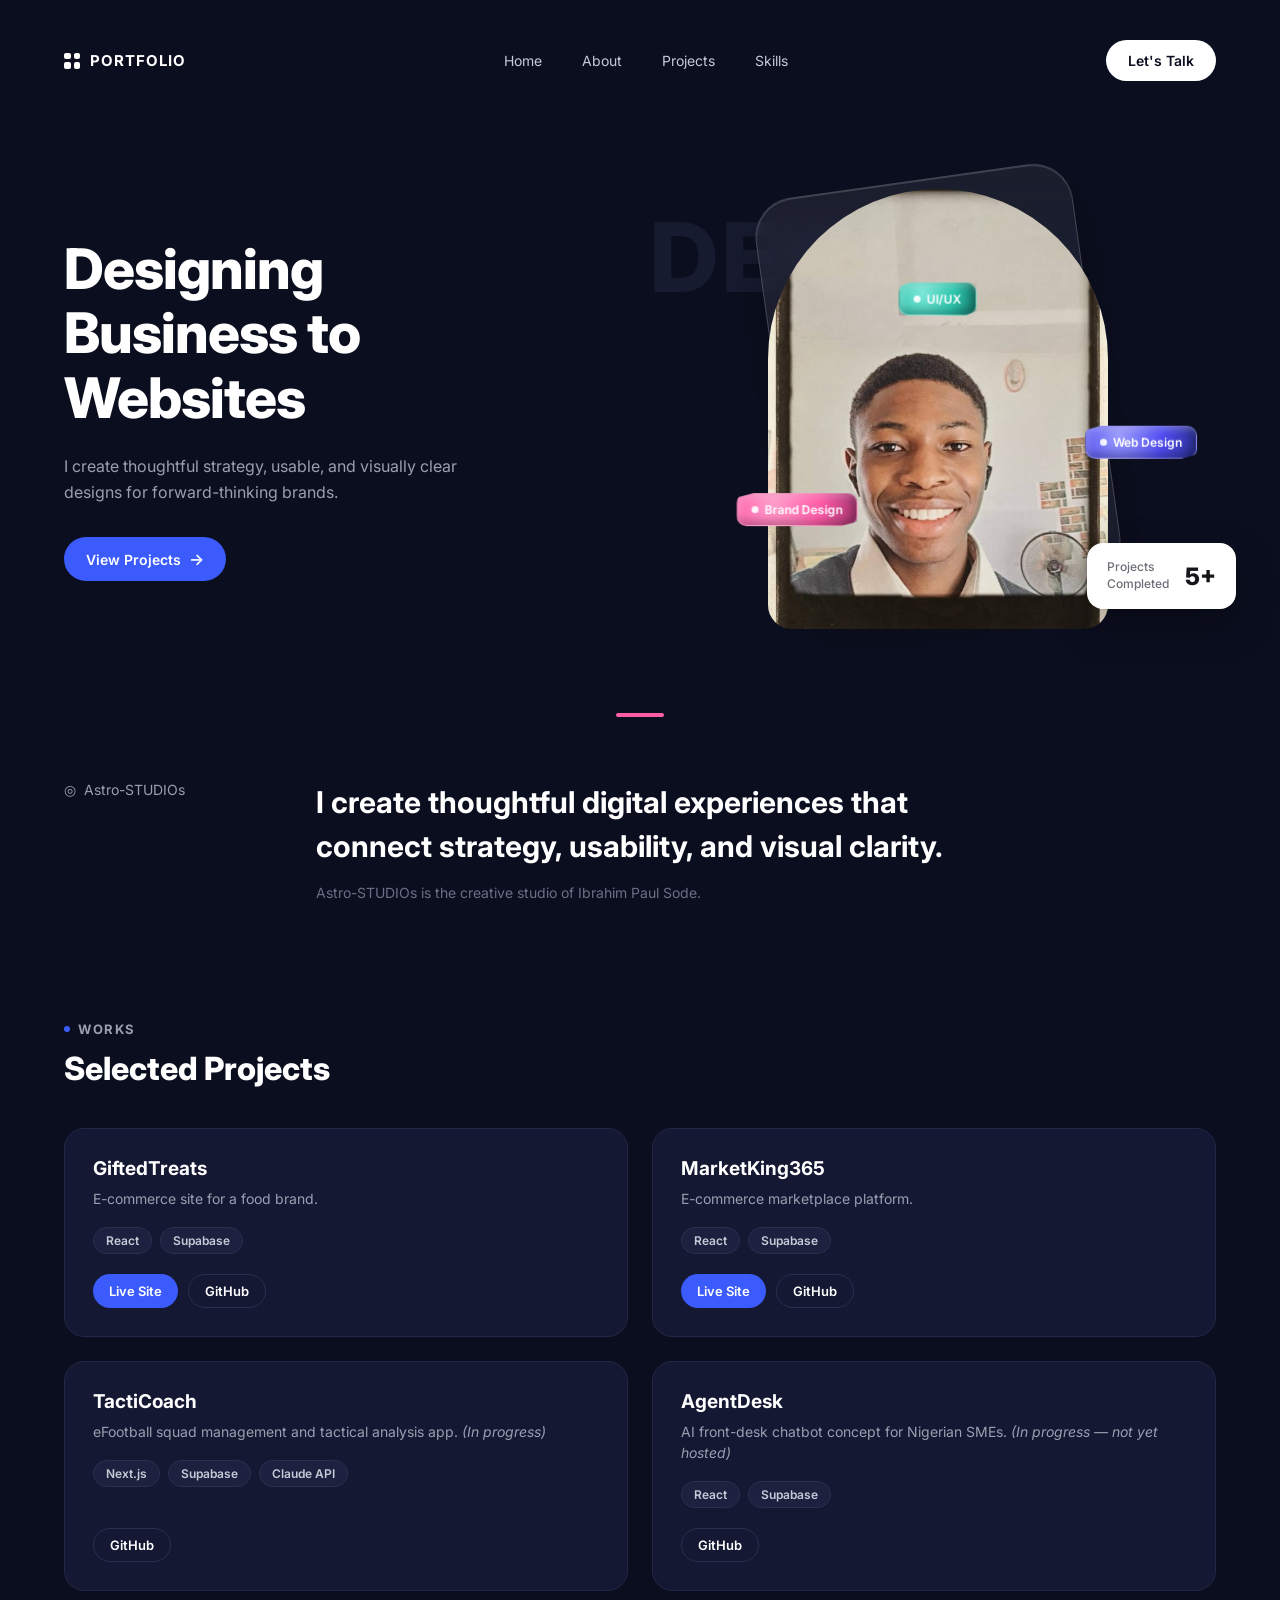
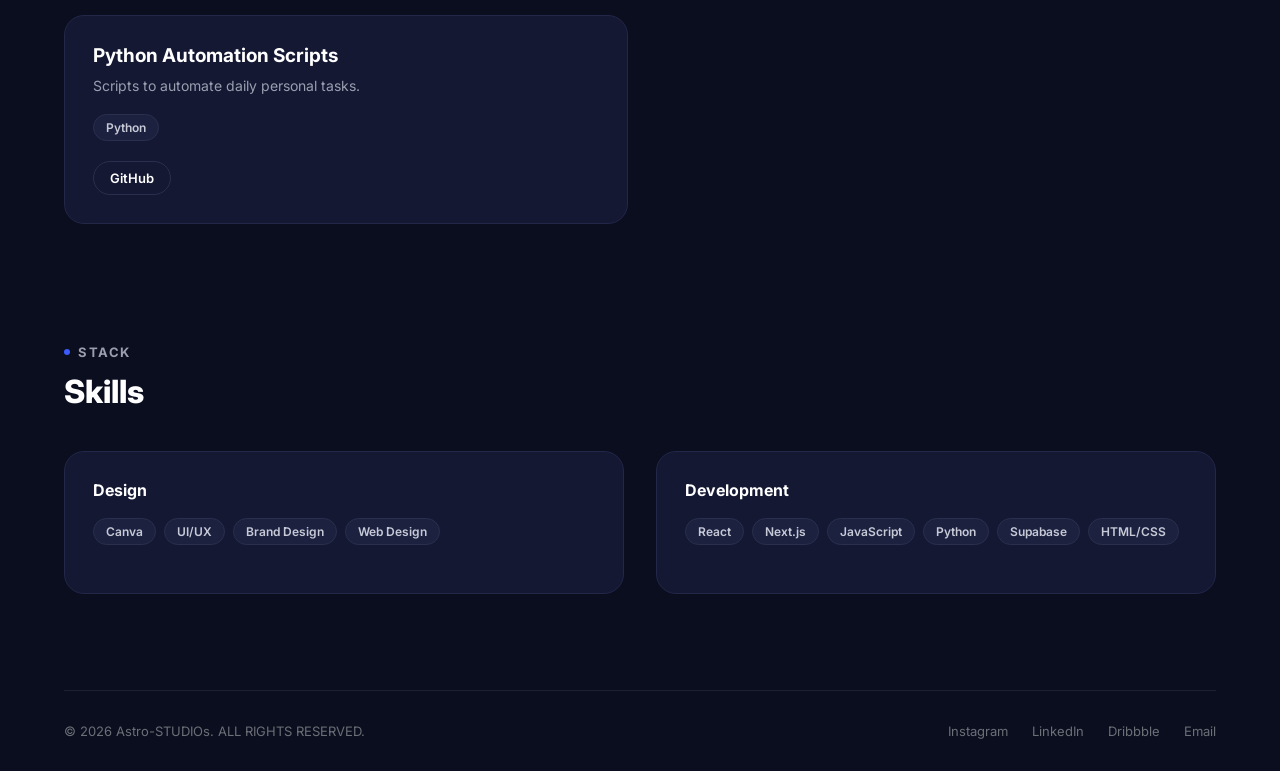
<file: index.html>
<!DOCTYPE html>
<html lang="en">
<head>
  <meta charset="UTF-8" />
  <meta name="viewport" content="width=device-width, initial-scale=1.0" />
  <title>Portfolio — Ibrahim Paul Sode</title>
  <link rel="preconnect" href="https://fonts.googleapis.com">
  <link rel="preconnect" href="https://fonts.gstatic.com" crossorigin>
  <link href="https://fonts.googleapis.com/css2?family=Inter:wght@400;500;600;700;800;900&display=swap" rel="stylesheet">
  <link rel="stylesheet" href="style.css" />
</head>
<body>

  <div class="page">

    <header class="nav">
      <div class="logo">
        <span class="logo-grid">
          <span></span><span></span><span></span><span></span>
        </span>
        <span class="logo-text">PORTFOLIO</span>
      </div>

      <nav class="nav-links">
        <a href="#">Home</a>
        <a href="#">About</a>
        <a href="#projects">Projects</a>
        <a href="#skills">Skills</a>
      </nav>

      <a href="https://wa.me/2347045552404" target="_blank" class="btn btn-ghost">Let's Talk</a>
    </header>


    <section class="hero">

      <div class="hero-text">
        <h1 class="headline">Designing<br>Business to<br>Websites</h1>
        <p class="subtext">
          I create thoughtful strategy, usable, and visually clear designs for forward-thinking brands.
        </p>
        <a href="#projects" class="btn btn-primary">View Projects <span class="arrow">→</span></a>
      </div>

      <div class="hero-visual">
        <span class="bg-text">DESIGN</span>

        <div class="glass-card"></div>

        <div class="arch"></div>

        <img class="portrait" src="profile.jpeg" alt="Portrait of Ibrahim Paul Sode" />

        <div class="floating-label label-1">
          <span class="dot"></span> Web Design
        </div>
        <div class="floating-label label-2">
          <span class="dot"></span> Brand Design
        </div>
        <div class="floating-label label-3">
          <span class="dot"></span> UI/UX
        </div>

        <div class="stats-card">
          <div class="stats-text">
            <span>Projects</span>
            <span>Completed</span>
          </div>
          <div class="stats-number">5+</div>
        </div>
      </div>

    </section>

    <div class="divider"></div>

    <section class="about-preview">
      <div class="about-label">
        <span class="about-icon">◎</span> Astro-STUDIOs
      </div>
      <div>
        <p class="about-statement">
          I create thoughtful digital experiences that connect strategy,
          usability, and visual clarity.
        </p>
        <p class="about-substatement">
          Astro-STUDIOs is the creative studio of Ibrahim Paul Sode.
        </p>
      </div>
    </section>

    <!-- ===== PROJECTS / WORKS ===== -->
    <section class="projects" id="projects">
      <p class="section-label"><span class="dot-icon"></span> WORKS</p>
      <h2 class="section-title">Selected Projects</h2>

      <div class="project-grid">

        <div class="project-card">
          <h3 class="project-title">GiftedTreats</h3>
          <p class="project-desc">E-commerce site for a food brand.</p>
          <div class="tag-row">
            <span class="tech-tag">React</span>
            <span class="tech-tag">Supabase</span>
          </div>
          <div class="project-links">
            <a href="https://giftedtreats.netlify.app/" target="_blank" class="btn btn-primary btn-small">Live Site</a>
            <a href="https://github.com/Paul-Ibrahim-Dev" target="_blank" class="btn btn-outline btn-small">GitHub</a>
          </div>
        </div>

        <div class="project-card">
          <h3 class="project-title">MarketKing365</h3>
          <p class="project-desc">E-commerce marketplace platform.</p>
          <div class="tag-row">
            <span class="tech-tag">React</span>
            <span class="tech-tag">Supabase</span>
          </div>
          <div class="project-links">
            <a href="https://marketking365.netlify.app/" target="_blank" class="btn btn-primary btn-small">Live Site</a>
            <a href="https://github.com/Paul-Ibrahim-Dev" target="_blank" class="btn btn-outline btn-small">GitHub</a>
          </div>
        </div>

        <div class="project-card">
          <h3 class="project-title">TactiCoach</h3>
          <p class="project-desc">eFootball squad management and tactical analysis app. <em>(In progress)</em></p>
          <div class="tag-row">
            <span class="tech-tag">Next.js</span>
            <span class="tech-tag">Supabase</span>
            <span class="tech-tag">Claude API</span>
          </div>
          <div class="project-links">
            <a href="https://github.com/Paul-Ibrahim-Dev/tacticoach-" target="_blank" class="btn btn-outline btn-small">GitHub</a>
          </div>
        </div>

        <div class="project-card">
          <h3 class="project-title">AgentDesk</h3>
          <p class="project-desc">AI front-desk chatbot concept for Nigerian SMEs. <em>(In progress — not yet hosted)</em></p>
          <div class="tag-row">
            <span class="tech-tag">React</span>
            <span class="tech-tag">Supabase</span>
          </div>
          <div class="project-links">
            <a href="https://github.com/Paul-Ibrahim-Dev" target="_blank" class="btn btn-outline btn-small">GitHub</a>
          </div>
        </div>

        <div class="project-card">
          <h3 class="project-title">Python Automation Scripts</h3>
          <p class="project-desc">Scripts to automate daily personal tasks.</p>
          <div class="tag-row">
            <span class="tech-tag">Python</span>
          </div>
          <div class="project-links">
            <a href="https://github.com/Paul-Ibrahim-Dev" target="_blank" class="btn btn-outline btn-small">GitHub</a>
          </div>
        </div>

      </div>
    </section>

    <!-- ===== SKILLS / STACK ===== -->
    <section class="skills" id="skills">
      <p class="section-label"><span class="dot-icon"></span> STACK</p>
      <h2 class="section-title">Skills</h2>

      <div class="skills-grid">
        <div class="skills-col">
          <h3 class="skills-col-title">Design</h3>
          <div class="tag-row">
            <span class="tech-tag">Canva</span>
            <span class="tech-tag">UI/UX</span>
            <span class="tech-tag">Brand Design</span>
            <span class="tech-tag">Web Design</span>
          </div>
        </div>
        <div class="skills-col">
          <h3 class="skills-col-title">Development</h3>
          <div class="tag-row">
            <span class="tech-tag">React</span>
            <span class="tech-tag">Next.js</span>
            <span class="tech-tag">JavaScript</span>
            <span class="tech-tag">Python</span>
            <span class="tech-tag">Supabase</span>
            <span class="tech-tag">HTML/CSS</span>
          </div>
        </div>
      </div>
    </section>

    <footer class="footer">
      <p class="copyright">© 2026 Astro-STUDIOs. ALL RIGHTS RESERVED.</p>
      <div class="socials">
        <a href="https://www.instagram.com/astro.sode?igsi=azgxOGt4NmZrdml5">Instagram</a>
        <a href="https://www.linkedin.com/in/ibrahim-paul-012379274/">LinkedIn</a>
        <a href="https://dribbble.com/ibrahim-paul">Dribbble</a>
        <a href="mailto:ibrahimpaulsode@gmail.com">Email</a>
      </div>
    </footer>

  </div>
<script src="portfolio.js"></script>
</body>
</html>
</file>
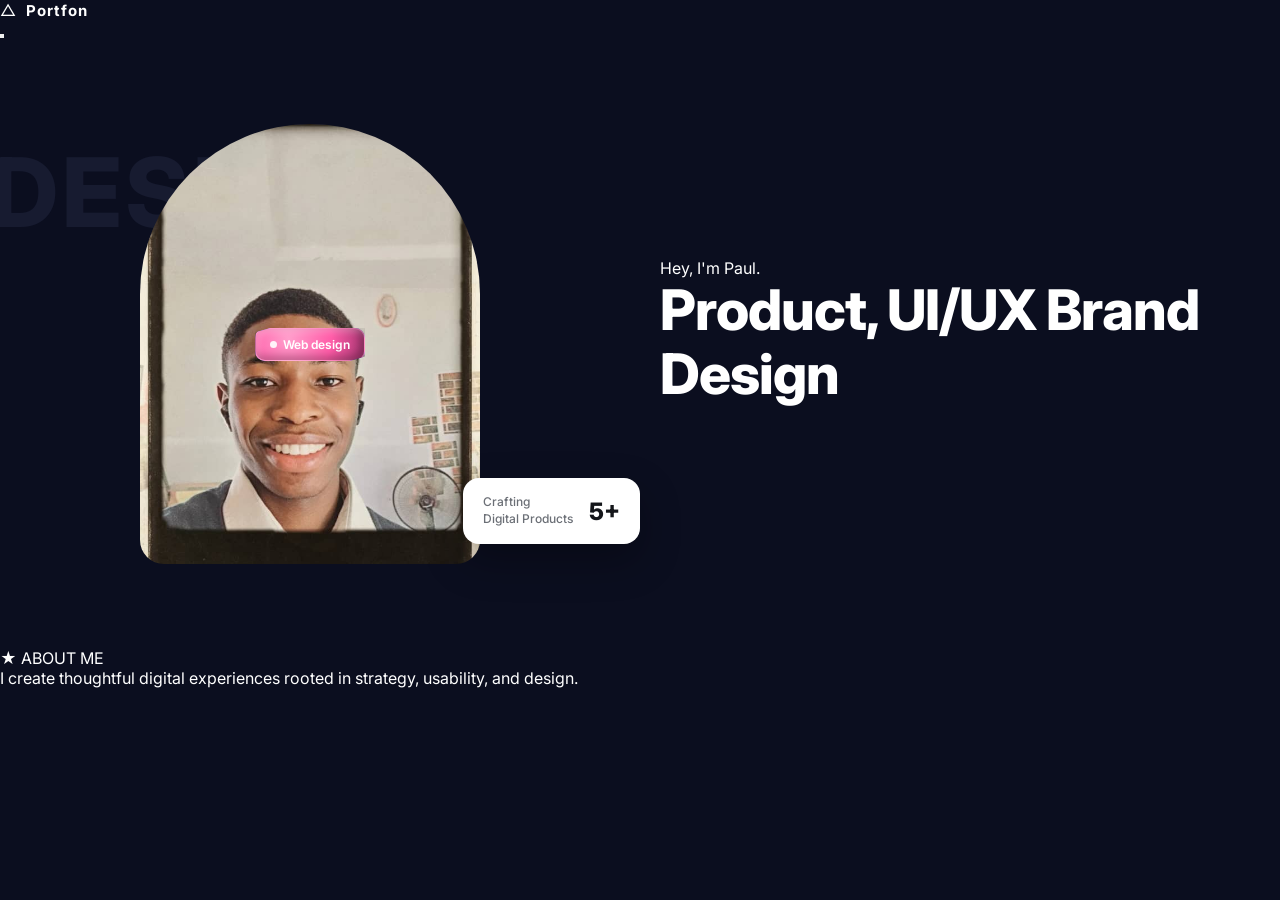
<file: portfolio.html>
<!DOCTYPE html>
<html lang="en">
<head>
  <meta charset="UTF-8" />
  <meta name="viewport" content="width=device-width, initial-scale=1.0" />
  <title>Portfon — Paul</title>
  <link rel="preconnect" href="https://fonts.googleapis.com">
  <link rel="preconnect" href="https://fonts.gstatic.com" crossorigin>
  <link href="https://fonts.googleapis.com/css2?family=Inter:wght@400;500;600;700;800&display=swap" rel="stylesheet">
  <link rel="stylesheet" href="style.css" />
</head>
<body>

  <div class="phone-frame">
    <header class="header">
      <div class="logo">
        <span class="logo-icon">△</span>
        <span class="logo-text">Portfon</span>
      </div>
      <button class="menu-btn" aria-label="Open menu">
        <span></span>
        <span></span>
        <span></span>
      </button>
    </header>
    <section class="hero">

      <div class="hero-visual">
        <span class="bg-text">DESIGN</span>
        <div class="arch"></div>

        <img
          class="portrait"
          src="profile.jpeg"
          alt="Portrait of Arion"
        />
        <div class="floating-label label-1">
          <span class="dot"></span> Web design
        </div>
        <div class="floating-label label-2">
          <span class="dot"></span> Web design
        </div>

        <div class="stats-card">
          <div class="stats-text">
            <span> Crafting</span>
            <span>Digital Products</span>
          </div>
          <div class="stats-number">5+</div>
        </div>
      </div>

      <div class="hero-content">
        <p class="greeting">Hey, I'm Paul.</p>
        <h1 class="headline">Product, UI/UX  Brand Design</h1>
      </div>

    </section>
    <section class="about">
      <p class="eyebrow"><span class="star">★</span> ABOUT ME</p>
      <p class="about-text">
        I create thoughtful digital experiences rooted in strategy, usability, and
        design.
      </p>
    </section>

  </div>

</body>
</html>
</file>
<file: style.css>
* {
  margin: 0;
  padding: 0;
  box-sizing: border-box;
}

body {
  font-family: 'Inter', sans-serif;
  background: #0b0e1f;
  color: #ffffff;
}

.page {
  max-width: 1280px;
  margin: 0 auto;
  padding: 0 64px;
}

a {
  text-decoration: none;
  color: inherit;
}
.nav {
  display: flex;
  align-items: center;
  justify-content: space-between;
  padding: 40px 0 24px;
}

.logo {
  display: flex;
  align-items: center;
  gap: 10px;
}

.logo-grid {
  display: grid;
  grid-template-columns: 1fr 1fr;
  gap: 3px;
  width: 16px;
  height: 16px;
}

.logo-grid span {
  background: #ffffff;
  border-radius: 2px;
}

.logo-text {
  font-weight: 700;
  font-size: 15px;
  letter-spacing: 1px;
}

.nav-links {
  display: flex;
  gap: 40px;
  font-size: 14px;
  color: #c7cad6;
}

.nav-links a:hover {
  color: #ffffff;
}

.btn {
  display: inline-flex;
  align-items: center;
  gap: 8px;
  font-size: 14px;
  font-weight: 600;
  padding: 12px 22px;
  border-radius: 999px;
  transition: opacity 0.2s ease;
}

.btn:hover {
  opacity: 0.85;
}

.btn-ghost {
  background: #ffffff;
  color: #0b0e1f;
}

.btn-primary {
  background: #3b5bfd;
  color: #ffffff;
}

.btn-outline {
  background: transparent;
  color: #ffffff;
  border: 1px solid #2a2f4d;
}

.btn-small {
  padding: 8px 16px;
  font-size: 13px;
}

.hero {
  display: grid;
  grid-template-columns: 1fr 1fr;
  gap: 40px;
  align-items: center;
  padding: 64px 0;
}

.headline {
  font-size: 56px;
  font-weight: 800;
  line-height: 1.15;
  letter-spacing: -1px;
  margin-bottom: 24px;
}

.subtext {
  font-size: 16px;
  line-height: 1.6;
  color: #9a9fb0;
  max-width: 420px;
  margin-bottom: 32px;
}

.arrow {
  font-size: 16px;
}

.hero-visual {
  position: relative;
  height: 480px;
  display: flex;
  align-items: center;
  justify-content: center;
}

.bg-text {
  position: absolute;
  top: 30px;
  left: -10px;
  font-size: 96px;
  font-weight: 800;
  letter-spacing: 4px;
  color: #171b30;
  z-index: 0;
  user-select: none;
}

/* ============================================
   GLASS CARD — frosted panel behind the portrait
   ============================================ */
.glass-card {
  position: absolute;
  top: 10px;
  left: 50%;
  transform: translateX(-50%) rotate(-8deg);
  width: 320px;
  height: 420px;
  background: rgba(255, 255, 255, 0.06);
  backdrop-filter: blur(18px);
  -webkit-backdrop-filter: blur(18px);
  border: 1px solid rgba(255, 255, 255, 0.18);
  border-radius: 40px;
  box-shadow:
    0 20px 50px rgba(0, 0, 0, 0.35),
    inset 0 1px 0 rgba(255, 255, 255, 0.15);
  z-index: 1;
}

.arch {
  position: absolute;
  top: 20px;
  left: 50%;
  transform: translateX(-50%);
  width: 300px;
  height: 400px;
  background: linear-gradient(180deg, #2a2f5c 0%, #4f4cf0 100%);
  border-radius: 150px 150px 24px 24px;
  z-index: 2;
}

.portrait {
  position: relative;
  z-index: 3;
  width: 340px;
  height: 440px;
  object-fit: cover;
  border-radius: 170px 170px 24px 24px;
}

/* ============================================
   ORBITING LABELS — small "planetary body" chips
   ============================================ */
.floating-label {
  position: absolute;
  z-index: 4;
  display: flex;
  align-items: center;
  gap: 6px;
  padding: 8px 14px;
  font-size: 12px;
  font-weight: 600;
  color: #ffffff;
  white-space: nowrap;

  clip-path: polygon(14% 0%, 100% 0%, 100% 86%, 86% 100%, 0% 100%, 0% 14%);
  border-radius: 10px;

  border: 1px solid rgba(255, 255, 255, 0.25);
  box-shadow:
    0 8px 20px rgba(0, 0, 0, 0.35),
    inset -4px -4px 8px rgba(0, 0, 0, 0.25),
    inset 3px 3px 6px rgba(255, 255, 255, 0.25);

  will-change: transform;
}

.floating-label .dot {
  width: 7px;
  height: 7px;
  border-radius: 50%;
  background: rgba(255, 255, 255, 0.9);
  display: inline-block;
  flex-shrink: 0;
}

.label-1 {
  background: radial-gradient(circle at 30% 30%, #9d9dfc 0%, #4f4cf0 55%, #2a2f8f 100%);
}

.label-2 {
  background: radial-gradient(circle at 30% 30%, #ff9ecb 0%, #ff5ca8 55%, #a3336f 100%);
}

.label-3 {
  background: radial-gradient(circle at 30% 30%, #7fe8d8 0%, #2fc6ae 55%, #157a6c 100%);
}

.stats-card {
  position: absolute;
  z-index: 5;
  bottom: 40px;
  right: -20px;
  background: #ffffff;
  border-radius: 16px;
  padding: 16px 20px;
  display: flex;
  align-items: center;
  gap: 16px;
  box-shadow: 0 16px 40px rgba(0, 0, 0, 0.3);
}

.stats-text {
  display: flex;
  flex-direction: column;
  font-size: 12px;
  font-weight: 500;
  color: #6b6f76;
  line-height: 1.4;
}

.stats-number {
  font-size: 24px;
  font-weight: 800;
  color: #14161a;
}
.divider {
  width: 48px;
  height: 4px;
  background: #ff5ca8;
  border-radius: 2px;
  margin: 0 auto;
}

.about-preview {
  padding: 64px 0 80px;
  display: grid;
  grid-template-columns: 220px 1fr;
  gap: 32px;
  align-items: start;
}

.about-label {
  display: flex;
  align-items: center;
  gap: 8px;
  font-size: 14px;
  color: #9a9fb0;
}

.about-icon {
  font-size: 14px;
}

.about-statement {
  font-size: 30px;
  font-weight: 700;
  line-height: 1.45;
  max-width: 640px;
}

.about-substatement {
  font-size: 14px;
  color: #6b7086;
  margin-top: 16px;
}

/* ============================================
   PROJECTS / WORKS
   ============================================ */
.section-label {
  display: flex;
  align-items: center;
  gap: 8px;
  font-size: 13px;
  font-weight: 700;
  letter-spacing: 1.5px;
  color: #9a9fb0;
  margin-bottom: 12px;
}

.dot-icon {
  width: 6px;
  height: 6px;
  border-radius: 50%;
  background: #3b5bfd;
  display: inline-block;
}

.section-title {
  font-size: 32px;
  font-weight: 800;
  color: #ffffff;
  margin-bottom: 40px;
}

.projects {
  padding: 40px 0 80px;
}

.project-grid {
  display: grid;
  grid-template-columns: repeat(2, 1fr);
  gap: 24px;
}

.project-card {
  background: #141833;
  border: 1px solid #232748;
  border-radius: 20px;
  padding: 28px;
  display: flex;
  flex-direction: column;
}

.project-title {
  font-size: 19px;
  font-weight: 700;
  color: #ffffff;
  margin-bottom: 8px;
}

.project-desc {
  font-size: 14px;
  color: #9a9fb0;
  line-height: 1.5;
  margin-bottom: 18px;
}

.tag-row {
  display: flex;
  flex-wrap: wrap;
  gap: 8px;
  margin-bottom: 20px;
}

.tech-tag {
  font-size: 12px;
  font-weight: 600;
  color: #c7cad6;
  background: #1c2140;
  border: 1px solid #2a2f4d;
  padding: 5px 12px;
  border-radius: 999px;
}

.project-links {
  display: flex;
  gap: 10px;
  margin-top: auto;
}

/* ============================================
   SKILLS / STACK
   ============================================ */
.skills {
  padding: 40px 0 96px;
}

.skills-grid {
  display: grid;
  grid-template-columns: 1fr 1fr;
  gap: 32px;
}

.skills-col {
  background: #141833;
  border: 1px solid #232748;
  border-radius: 20px;
  padding: 28px;
}

.skills-col-title {
  font-size: 16px;
  font-weight: 700;
  color: #ffffff;
  margin-bottom: 18px;
}

/* ============================================
   FOOTER
   ============================================ */
.footer {
  display: flex;
  align-items: center;
  justify-content: space-between;
  padding: 32px 0;
  border-top: 1px solid #1c2033;
  font-size: 13px;
  color: #6b6f76;
}

.socials {
  display: flex;
  gap: 24px;
}

.socials a:hover {
  color: #ffffff;
}
@media (max-width: 900px) {
  .page { padding: 0 24px; }
  .hero { grid-template-columns: 1fr; }
  .headline { font-size: 40px; }
  .about-preview { grid-template-columns: 1fr; }
  .nav-links { display: none; }
  .project-grid { grid-template-columns: 1fr; }
  .skills-grid { grid-template-columns: 1fr; }
}
</file>
